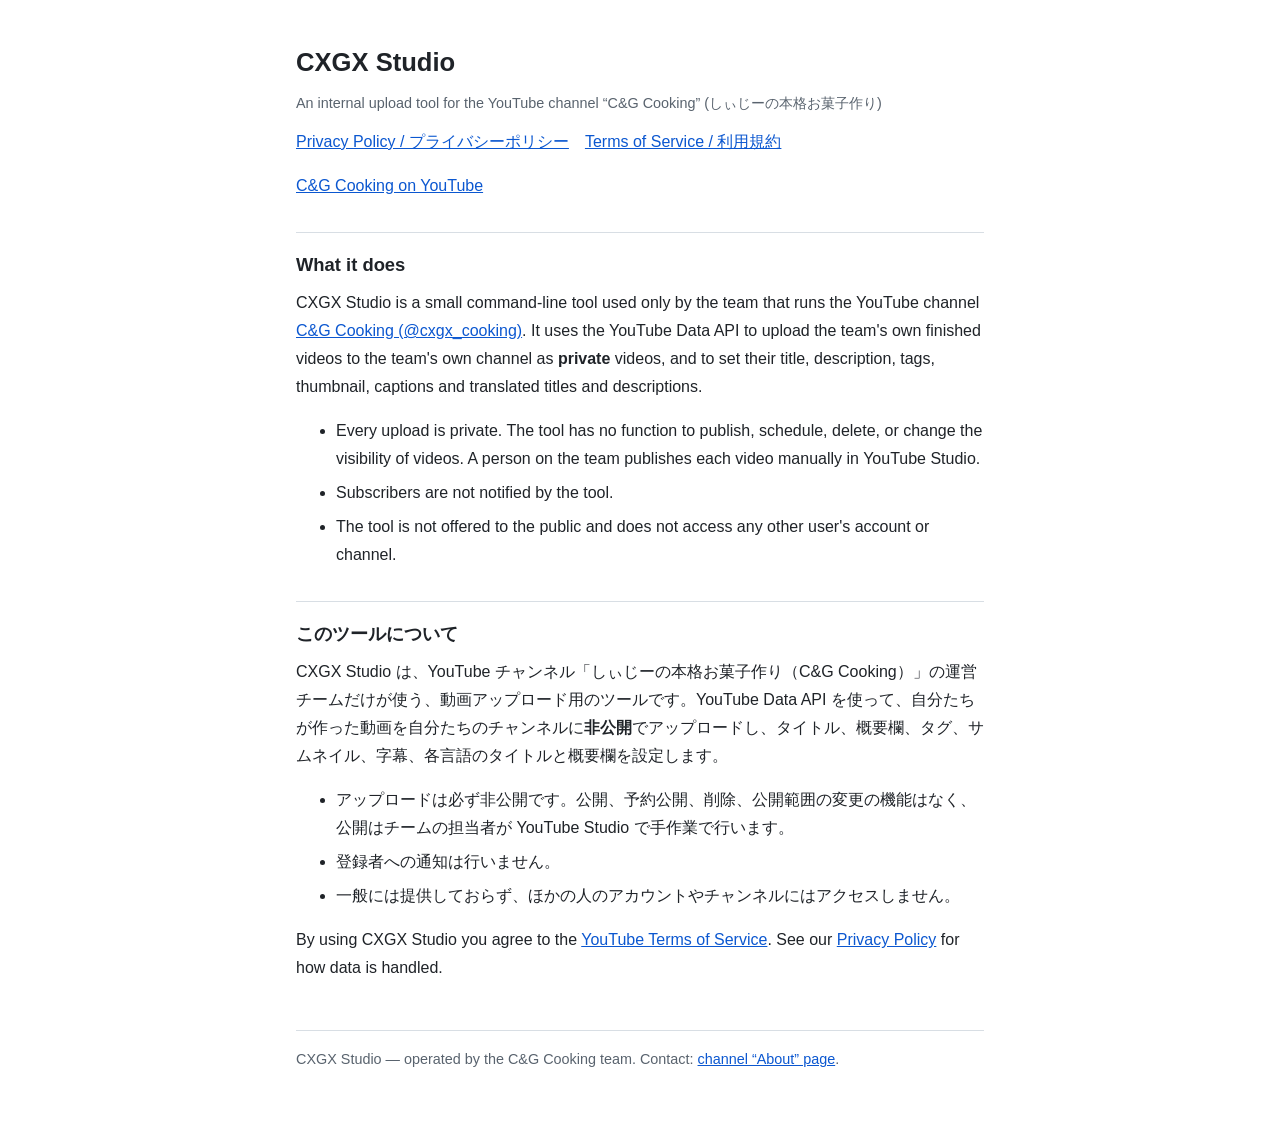
<file: index.html>
<!doctype html>
<html lang="ja">
<head>
<meta charset="utf-8">
<meta name="viewport" content="width=device-width, initial-scale=1">
<title>CXGX Studio</title>
<link rel="stylesheet" href="style.css">
</head>
<body>
<main>
<h1>CXGX Studio</h1>
<p class="muted">An internal upload tool for the YouTube channel “C&amp;G Cooking” (しぃじーの本格お菓子作り)</p>
<nav>
  <a href="privacy.html">Privacy Policy / プライバシーポリシー</a>
  <a href="terms.html">Terms of Service / 利用規約</a>
  <a href="https://www.youtube.com/@cxgx_cooking">C&amp;G Cooking on YouTube</a>
</nav>

<h2>What it does</h2>
<p>CXGX Studio is a small command-line tool used only by the team that runs the YouTube channel <a href="https://www.youtube.com/@cxgx_cooking">C&amp;G Cooking (@cxgx_cooking)</a>. It uses the YouTube Data API to upload the team's own finished videos to the team's own channel as <strong>private</strong> videos, and to set their title, description, tags, thumbnail, captions and translated titles and descriptions.</p>
<ul>
  <li>Every upload is private. The tool has no function to publish, schedule, delete, or change the visibility of videos. A person on the team publishes each video manually in YouTube Studio.</li>
  <li>Subscribers are not notified by the tool.</li>
  <li>The tool is not offered to the public and does not access any other user's account or channel.</li>
</ul>

<h2>このツールについて</h2>
<p>CXGX Studio は、YouTube チャンネル「しぃじーの本格お菓子作り（C&amp;G Cooking）」の運営チームだけが使う、動画アップロード用のツールです。YouTube Data API を使って、自分たちが作った動画を自分たちのチャンネルに<strong>非公開</strong>でアップロードし、タイトル、概要欄、タグ、サムネイル、字幕、各言語のタイトルと概要欄を設定します。</p>
<ul>
  <li>アップロードは必ず非公開です。公開、予約公開、削除、公開範囲の変更の機能はなく、公開はチームの担当者が YouTube Studio で手作業で行います。</li>
  <li>登録者への通知は行いません。</li>
  <li>一般には提供しておらず、ほかの人のアカウントやチャンネルにはアクセスしません。</li>
</ul>

<p>By using CXGX Studio you agree to the <a href="https://www.youtube.com/t/terms">YouTube Terms of Service</a>. See our <a href="privacy.html">Privacy Policy</a> for how data is handled.</p>

<footer>CXGX Studio — operated by the C&amp;G Cooking team. Contact: <a href="https://www.youtube.com/@cxgx_cooking/about">channel “About” page</a>.</footer>
</main>
</body>
</html>
</file>
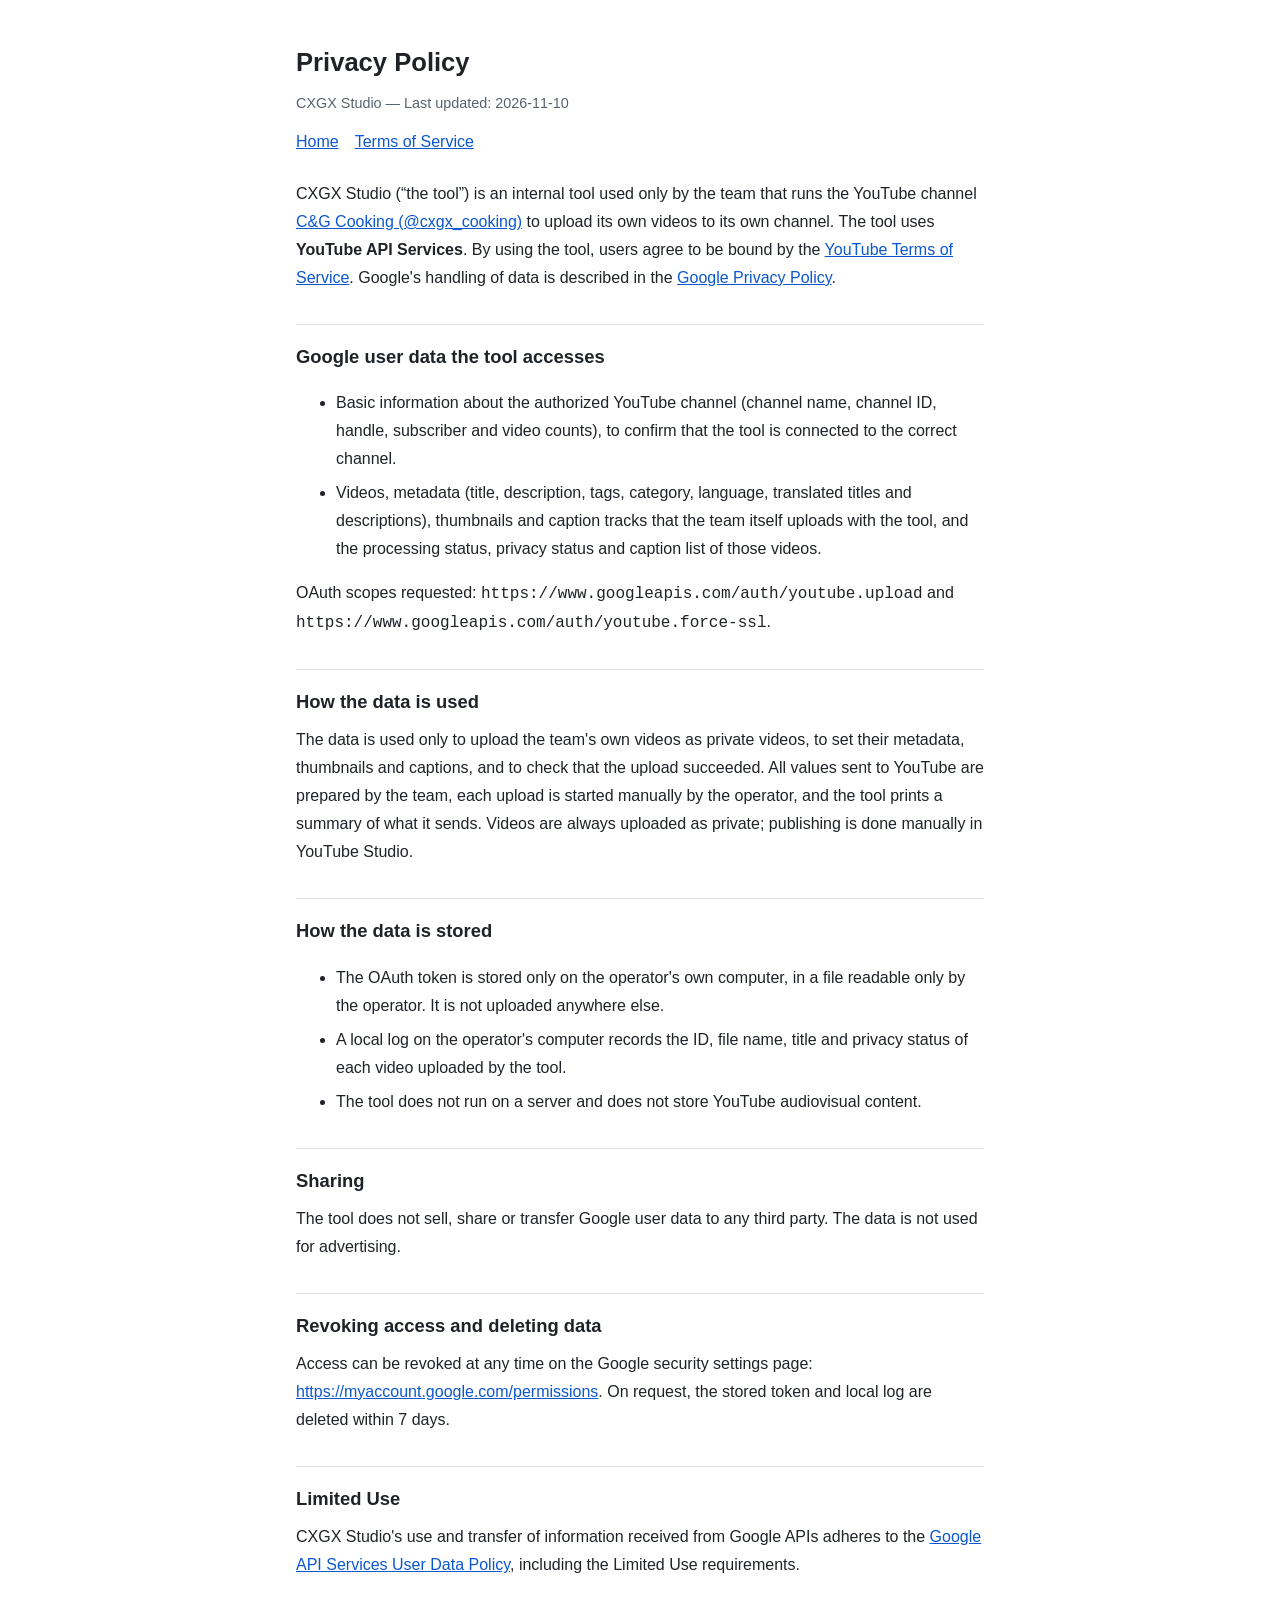
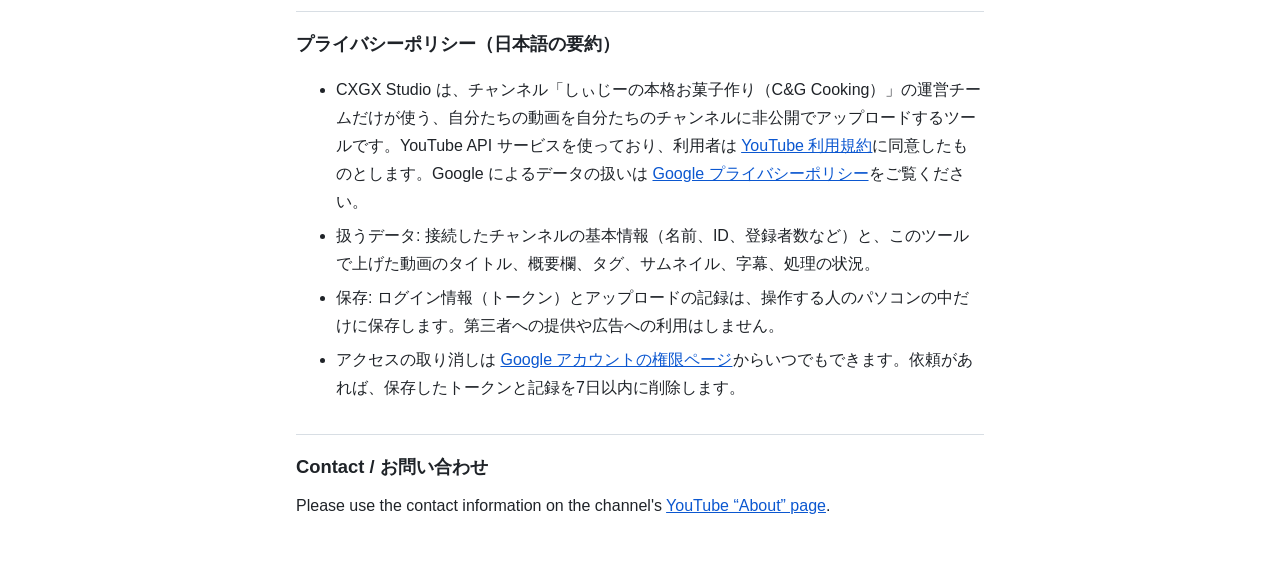
<file: privacy.html>
<!doctype html>
<html lang="ja">
<head>
<meta charset="utf-8">
<meta name="viewport" content="width=device-width, initial-scale=1">
<title>CXGX Studio Privacy Policy</title>
<link rel="stylesheet" href="style.css">
</head>
<body>
<main>
<h1>Privacy Policy</h1>
<p class="muted">CXGX Studio — Last updated: 2026-11-10</p>
<nav><a href="index.html">Home</a><a href="terms.html">Terms of Service</a></nav>

<p>CXGX Studio (“the tool”) is an internal tool used only by the team that runs the YouTube channel <a href="https://www.youtube.com/@cxgx_cooking">C&amp;G Cooking (@cxgx_cooking)</a> to upload its own videos to its own channel. The tool uses <strong>YouTube API Services</strong>. By using the tool, users agree to be bound by the <a href="https://www.youtube.com/t/terms">YouTube Terms of Service</a>. Google's handling of data is described in the <a href="https://policies.google.com/privacy">Google Privacy Policy</a>.</p>

<h2>Google user data the tool accesses</h2>
<ul>
  <li>Basic information about the authorized YouTube channel (channel name, channel ID, handle, subscriber and video counts), to confirm that the tool is connected to the correct channel.</li>
  <li>Videos, metadata (title, description, tags, category, language, translated titles and descriptions), thumbnails and caption tracks that the team itself uploads with the tool, and the processing status, privacy status and caption list of those videos.</li>
</ul>
<p>OAuth scopes requested: <code>https://www.googleapis.com/auth/youtube.upload</code> and <code>https://www.googleapis.com/auth/youtube.force-ssl</code>.</p>

<h2>How the data is used</h2>
<p>The data is used only to upload the team's own videos as private videos, to set their metadata, thumbnails and captions, and to check that the upload succeeded. All values sent to YouTube are prepared by the team, each upload is started manually by the operator, and the tool prints a summary of what it sends. Videos are always uploaded as private; publishing is done manually in YouTube Studio.</p>

<h2>How the data is stored</h2>
<ul>
  <li>The OAuth token is stored only on the operator's own computer, in a file readable only by the operator. It is not uploaded anywhere else.</li>
  <li>A local log on the operator's computer records the ID, file name, title and privacy status of each video uploaded by the tool.</li>
  <li>The tool does not run on a server and does not store YouTube audiovisual content.</li>
</ul>

<h2>Sharing</h2>
<p>The tool does not sell, share or transfer Google user data to any third party. The data is not used for advertising.</p>

<h2>Revoking access and deleting data</h2>
<p>Access can be revoked at any time on the Google security settings page: <a href="https://myaccount.google.com/permissions">https://myaccount.google.com/permissions</a>. On request, the stored token and local log are deleted within 7 days.</p>

<h2>Limited Use</h2>
<p>CXGX Studio's use and transfer of information received from Google APIs adheres to the <a href="https://developers.google.com/terms/api-services-user-data-policy">Google API Services User Data Policy</a>, including the Limited Use requirements.</p>

<h2>プライバシーポリシー（日本語の要約）</h2>
<ul>
  <li>CXGX Studio は、チャンネル「しぃじーの本格お菓子作り（C&amp;G Cooking）」の運営チームだけが使う、自分たちの動画を自分たちのチャンネルに非公開でアップロードするツールです。YouTube API サービスを使っており、利用者は <a href="https://www.youtube.com/t/terms">YouTube 利用規約</a>に同意したものとします。Google によるデータの扱いは <a href="https://policies.google.com/privacy">Google プライバシーポリシー</a>をご覧ください。</li>
  <li>扱うデータ: 接続したチャンネルの基本情報（名前、ID、登録者数など）と、このツールで上げた動画のタイトル、概要欄、タグ、サムネイル、字幕、処理の状況。</li>
  <li>保存: ログイン情報（トークン）とアップロードの記録は、操作する人のパソコンの中だけに保存します。第三者への提供や広告への利用はしません。</li>
  <li>アクセスの取り消しは <a href="https://myaccount.google.com/permissions">Google アカウントの権限ページ</a>からいつでもできます。依頼があれば、保存したトークンと記録を7日以内に削除します。</li>
</ul>

<h2>Contact / お問い合わせ</h2>
<p>Please use the contact information on the channel's <a href="https://www.youtube.com/@cxgx_cooking/about">YouTube “About” page</a>.</p>
</main>
</body>
</html>
</file>
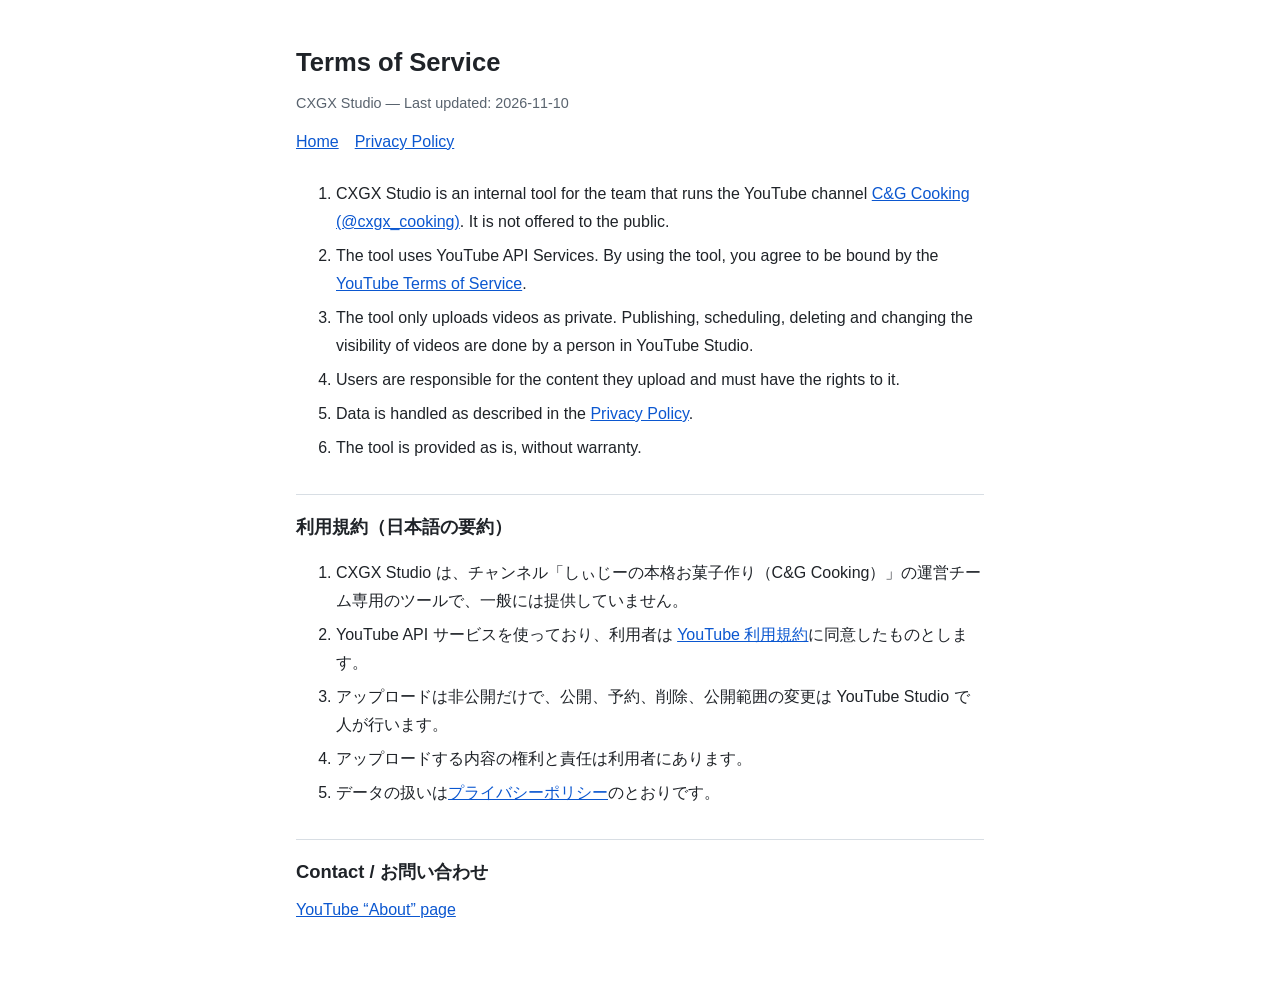
<file: terms.html>
<!doctype html>
<html lang="ja">
<head>
<meta charset="utf-8">
<meta name="viewport" content="width=device-width, initial-scale=1">
<title>CXGX Studio Terms of Service</title>
<link rel="stylesheet" href="style.css">
</head>
<body>
<main>
<h1>Terms of Service</h1>
<p class="muted">CXGX Studio — Last updated: 2026-11-10</p>
<nav><a href="index.html">Home</a><a href="privacy.html">Privacy Policy</a></nav>

<ol>
  <li>CXGX Studio is an internal tool for the team that runs the YouTube channel <a href="https://www.youtube.com/@cxgx_cooking">C&amp;G Cooking (@cxgx_cooking)</a>. It is not offered to the public.</li>
  <li>The tool uses YouTube API Services. By using the tool, you agree to be bound by the <a href="https://www.youtube.com/t/terms">YouTube Terms of Service</a>.</li>
  <li>The tool only uploads videos as private. Publishing, scheduling, deleting and changing the visibility of videos are done by a person in YouTube Studio.</li>
  <li>Users are responsible for the content they upload and must have the rights to it.</li>
  <li>Data is handled as described in the <a href="privacy.html">Privacy Policy</a>.</li>
  <li>The tool is provided as is, without warranty.</li>
</ol>

<h2>利用規約（日本語の要約）</h2>
<ol>
  <li>CXGX Studio は、チャンネル「しぃじーの本格お菓子作り（C&amp;G Cooking）」の運営チーム専用のツールで、一般には提供していません。</li>
  <li>YouTube API サービスを使っており、利用者は <a href="https://www.youtube.com/t/terms">YouTube 利用規約</a>に同意したものとします。</li>
  <li>アップロードは非公開だけで、公開、予約、削除、公開範囲の変更は YouTube Studio で人が行います。</li>
  <li>アップロードする内容の権利と責任は利用者にあります。</li>
  <li>データの扱いは<a href="privacy.html">プライバシーポリシー</a>のとおりです。</li>
</ol>

<h2>Contact / お問い合わせ</h2>
<p><a href="https://www.youtube.com/@cxgx_cooking/about">YouTube “About” page</a></p>
</main>
</body>
</html>
</file>
<file: style.css>
:root { --bg:#ffffff; --fg:#1f2328; --muted:#59636e; --link:#0b57d0; --line:#d8dee4; }
@media (prefers-color-scheme: dark) { :root { --bg:#16181d; --fg:#e6e8eb; --muted:#a0a8b3; --link:#8ab4f8; --line:#30363d; } }
* { box-sizing: border-box; }
body { margin:0; background:var(--bg); color:var(--fg); font:16px/1.75 -apple-system, BlinkMacSystemFont, "Hiragino Sans", "Noto Sans JP", "Segoe UI", sans-serif; }
main { max-width: 720px; margin: 0 auto; padding: 40px 16px 64px; }
h1 { font-size: 1.6rem; margin: 0 0 4px; }
h2 { font-size: 1.15rem; margin: 32px 0 8px; padding-top: 16px; border-top: 1px solid var(--line); }
p, li { margin: 6px 0; }
.muted { color: var(--muted); font-size: .9rem; }
a { color: var(--link); }
nav { display:flex; gap:16px; flex-wrap:wrap; margin: 12px 0 24px; }
footer { margin-top: 48px; padding-top: 16px; border-top: 1px solid var(--line); color: var(--muted); font-size: .9rem; }
</file>
